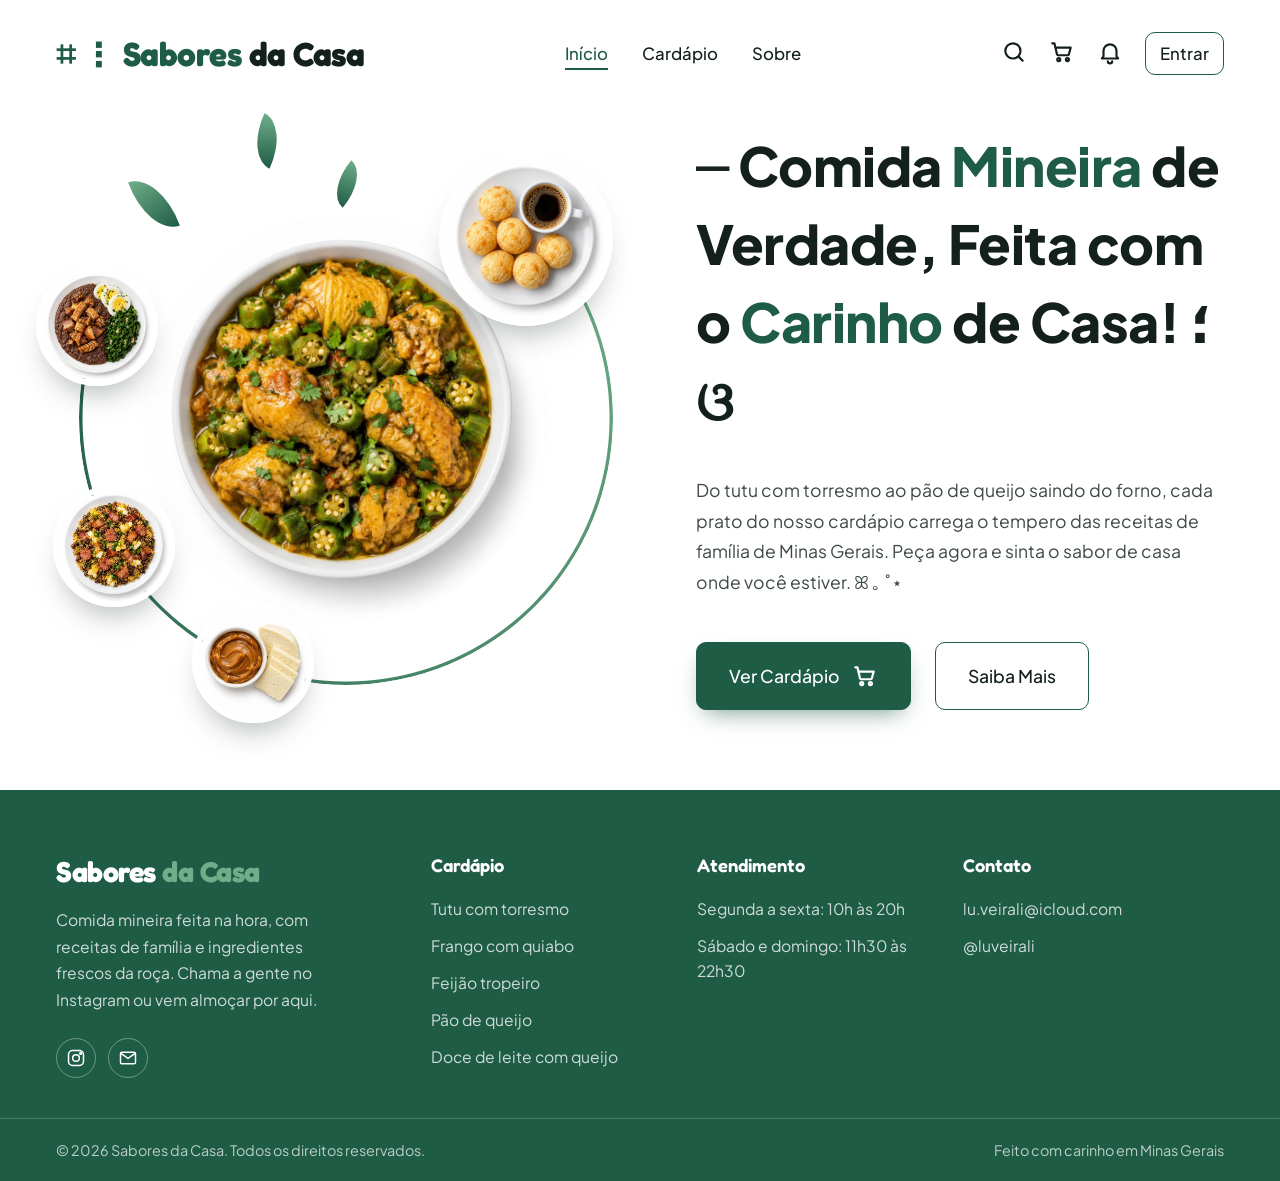
<file: index.html>
<!DOCTYPE html>
<html lang="pt-BR">
<head>
  <meta charset="UTF-8" />
  <meta name="viewport" content="width=device-width, initial-scale=1.0" />
  <title>Sabores da Casa </title>
  <meta name="description" content="Comida mineira de verdade, feita com o carinho de casa. Veja o cardápio do Sabores da Casa e faça seu pedido." />

  <!-- Fontes -->
  <link rel="preconnect" href="https://fonts.googleapis.com" />
  <link rel="preconnect" href="https://fonts.gstatic.com" crossorigin />
  <link href="https://fonts.googleapis.com/css2?family=Fredoka:wght@600;700&family=Plus+Jakarta+Sans:wght@400;500;700;800&display=swap" rel="stylesheet" />

  <!-- Estilos -->
  <link rel="icon" type="image/x-icon" href="images/logo.png">
  <link rel="stylesheet" href="style.css" />
</head>
<body>

  <!-- ================= CABEÇALHO ================= -->
  <header class="cabecalho">
    <a href="#" class="logo">⌗ ⋮ Sabores<span> da Casa</span></a>

    <!-- Menu mobile (funciona só com CSS) -->
    <input type="checkbox" id="menu-toggle" class="menu-toggle" />
    <label for="menu-toggle" class="menu-botao" aria-label="Abrir menu">
      <span></span><span></span><span></span>
    </label>

    <nav class="menu">
      <a href="index.html" class="ativo">Início</a>
      <a href="cardapio.html">Cardápio</a>
      <a href="sobre.html">Sobre</a>
    </nav>

    <div class="acoes">
      <a href="index.html" class="icone" aria-label="Buscar">
        <svg viewBox="0 0 24 24"><circle cx="11" cy="11" r="7"/><path d="m20 20-3.5-3.5"/></svg>
      </a>
      <a href="cardapio.html" class="icone" aria-label="Carrinho">
        <svg viewBox="0 0 24 24"><path d="M3 4h2l2.4 10.2a1 1 0 0 0 1 .8h8.9a1 1 0 0 0 1-.8L20 8H6.2"/><circle cx="9" cy="19" r="1.4"/><circle cx="17" cy="19" r="1.4"/></svg>
      </a>
      <a href="#" class="icone" aria-label="Notificações">
        <svg viewBox="0 0 24 24"><path d="M6 16V11a6 6 0 1 1 12 0v5l1.5 2h-15Z"/><path d="M10 20.5a2 2 0 0 0 4 0"/></svg>
      </a>
      <a href="#" class="botao botao-contorno botao-pequeno">Entrar</a>
    </div>
  </header>

  <!-- ================= DESTAQUE (HERO) ================= -->
  <main class="hero">

    <!-- Lado esquerdo: pratos -->
    <div class="hero-visual">
      <!-- Folhinhas decorativas -->
      <span class="folha folha-1"></span>
      <span class="folha folha-2"></span>
      <span class="folha folha-3"></span>

      <!-- Arco verde -->
      <div class="arco"></div>

      <!-- Prato principal -->
      <img class="prato-principal" src="images/frango-com-quiabo.jpg" alt="Frango com quiabo servido em tigela branca" />

      <!-- Pratos menores em volta -->
      <img class="prato prato-destaque" src="images/pao-de-queijo.jpg" alt="Pão de queijo com cafezinho" />
      <img class="prato prato-1" src="images/tutu.jpg" alt="Tutu de feijão com torresmo e couve" />
      <img class="prato prato-2" src="images/tropeiro.jpg" alt="Feijão tropeiro mineiro" />
      <img class="prato prato-3" src="images/doce-de-leite.jpg" alt="Doce de leite com queijo minas" />
    </div>

    <!-- Lado direito: texto -->
    <div class="hero-texto">
      <h1>
        ─ Comida <span class="destaque">Mineira</span> de Verdade,
        Feita com o <span class="destaque">Carinho</span> de Casa! ؛ ଓ 
      </h1>

      <p>
        Do tutu com torresmo ao pão de queijo saindo do forno, cada prato do
        nosso cardápio carrega o tempero das receitas de família de Minas
        Gerais. Peça agora e sinta o sabor de casa onde você estiver. ꕤ ｡  ˚⋆ 
      </p>

      <div class="hero-botoes">
        <a href="#" class="botao botao-cheio">
          Ver Cardápio
          <svg viewBox="0 0 24 24"><path d="M3 4h2l2.4 10.2a1 1 0 0 0 1 .8h8.9a1 1 0 0 0 1-.8L20 8H6.2"/><circle cx="9" cy="19" r="1.4"/><circle cx="17" cy="19" r="1.4"/></svg>
        </a>
        <a href="#" class="botao botao-contorno">Saiba Mais</a>
      </div>
    </div>

  </main>
  <!-- ================= RODAPÉ ================= -->
  <footer class="rodape">
    <div class="rodape-conteudo">

      <!-- Marca + redes sociais -->
      <div class="rodape-marca">
        <a href="#" class="logo">Sabores<span> da Casa</span></a>
        <p>
          Comida mineira feita na hora, com receitas de família e ingredientes
          frescos da roça. Chama a gente no Instagram ou vem almoçar por aqui.
        </p>

        <div class="rodape-redes">
          <a href="https://instagram.com/luveirali" target="_blank" rel="noopener" aria-label="Instagram @luveirali">
            <svg viewBox="0 0 24 24"><rect x="3" y="3" width="18" height="18" rx="5"/><circle cx="12" cy="12" r="4"/><circle cx="17.5" cy="6.5" r="1"/></svg>
          </a>
          <a href="mailto:lu.veirali@icloud.com" aria-label="Enviar e-mail">
            <svg viewBox="0 0 24 24"><rect x="3" y="5" width="18" height="14" rx="2"/><path d="m3.5 6.5 8.5 6 8.5-6"/></svg>
          </a>
        </div>
      </div>

      <!-- Links do cardápio -->
      <div>
        <h3>Cardápio</h3>
        <ul>
          <li><a href="#">Tutu com torresmo</a></li>
          <li><a href="#">Frango com quiabo</a></li>
          <li><a href="#">Feijão tropeiro</a></li>
          <li><a href="#">Pão de queijo</a></li>
          <li><a href="#">Doce de leite com queijo</a></li>
        </ul>
      </div>

      <!-- Horário de atendimento -->
      <div>
        <h3>Atendimento</h3>
        <ul>
          <li>Segunda a sexta: 10h às 20h</li>
          <li>Sábado e domingo: 11h30 às 22h30</li>
        </ul>
      </div>

      <!-- Contato -->
      <div>
        <h3>Contato</h3>
        <ul>
          <li><a href="mailto:lu.veirali@icloud.com">lu.veirali@icloud.com</a></li>
          <li><a href="https://instagram.com/luveirali" target="_blank" rel="noopener">@luveirali</a></li>
        </ul>
      </div>

    </div>

    <div class="rodape-base">
      <div>
        <span>© 2026 Sabores da Casa. Todos os direitos reservados.</span>
        <span>Feito com carinho em Minas Gerais</span>
      </div>
    </div>
  </footer>

</body>
</html>
</file>
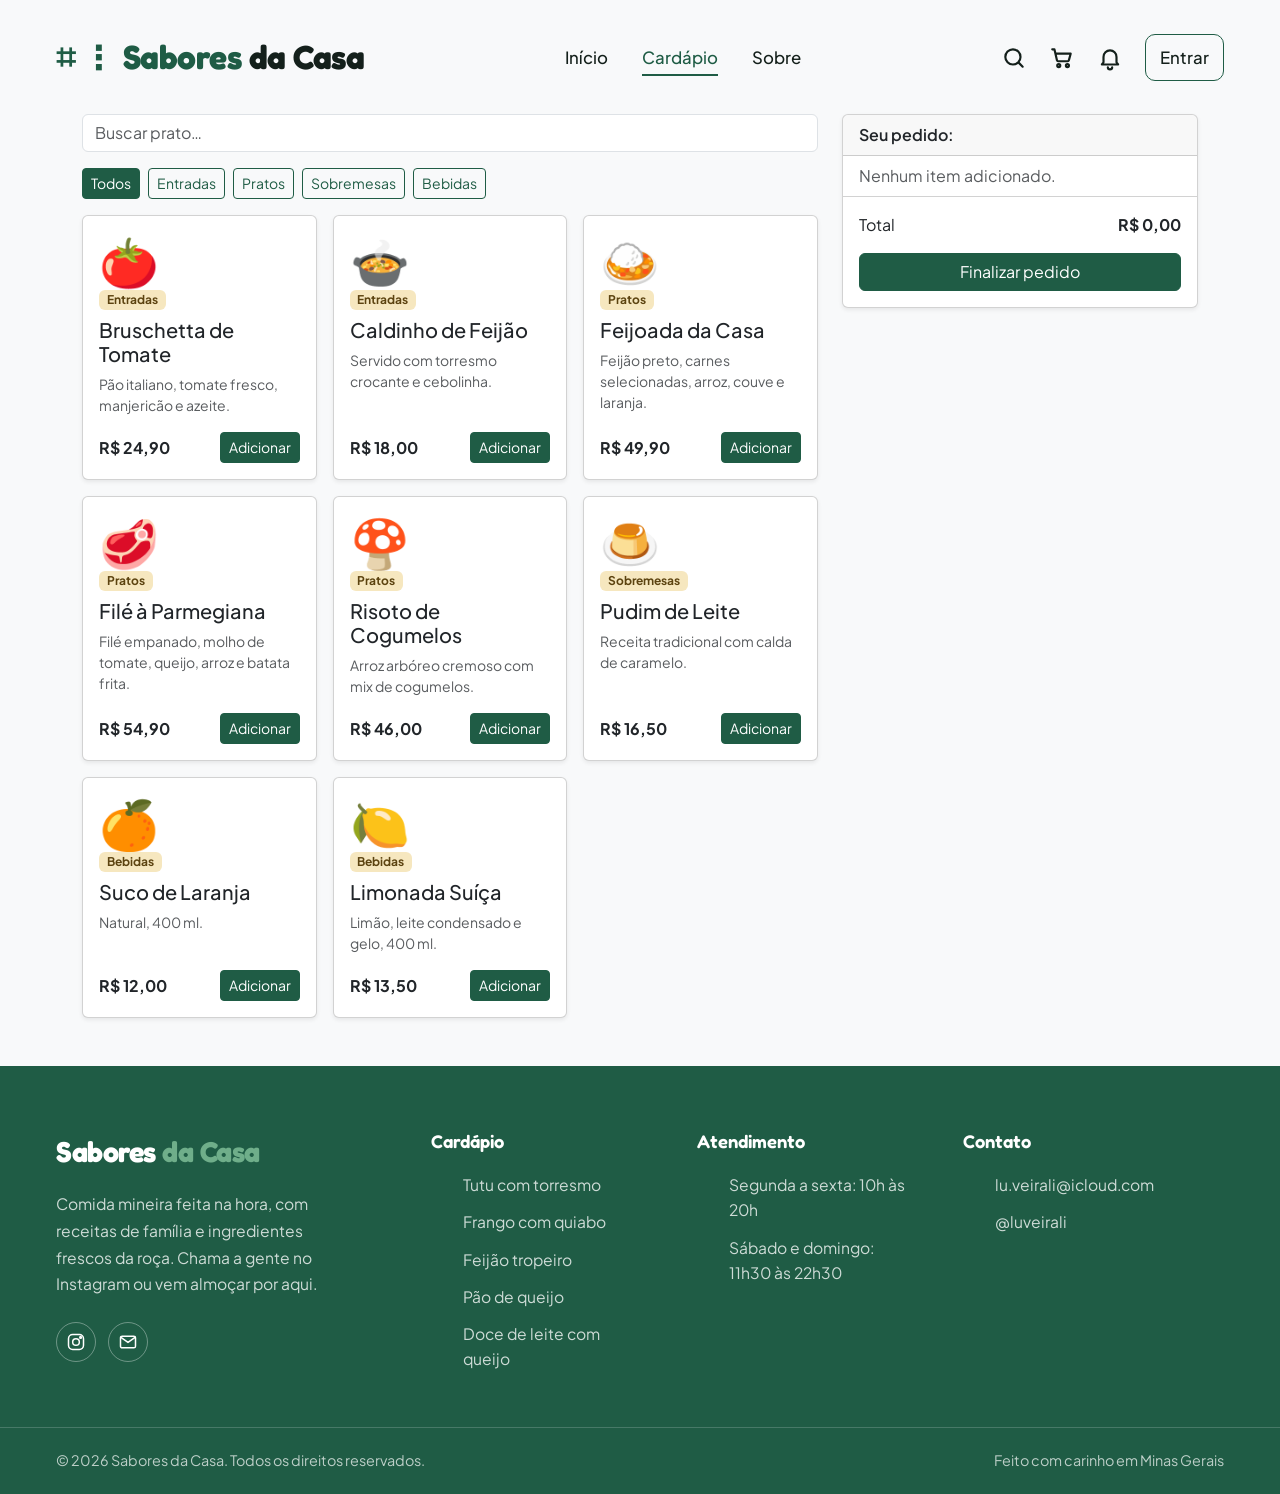
<file: cardapio.html>
<!DOCTYPE html>
<html lang="pt-BR">
<head>
  <meta charset="UTF-8">
  <meta name="viewport" content="width=device-width, initial-scale=1">
  <title>Sabores da Casa | Cardápio Digital</title>
  <link rel="preconnect" href="https://fonts.googleapis.com" />
  <link rel="preconnect" href="https://fonts.gstatic.com" crossorigin />
  <link href="https://fonts.googleapis.com/css2?family=Fredoka:wght@600;700&family=Plus+Jakarta+Sans:wght@400;500;700;800&display=swap" rel="stylesheet" />
  <link href="https://cdn.jsdelivr.net/npm/bootstrap@5.3.3/dist/css/bootstrap.min.css" rel="stylesheet">
  <link href="style.css" rel="stylesheet">
  <link rel="icon" type="image/x-icon" href="images/logo.png">
</head>
<body class="bg-body-tertiary">
<header class="cabecalho">
    <a href="#" class="logo">⌗ ⋮ Sabores<span> da Casa</span></a>

    <!-- Menu mobile (funciona só com CSS) -->
    <input type="checkbox" id="menu-toggle" class="menu-toggle" />
    <label for="menu-toggle" class="menu-botao" aria-label="Abrir menu">
      <span></span><span></span><span></span>
    </label>

    <nav class="menu">
      <a href="index.html">Início</a>
      <a href="cardapio.html"class="ativo" >Cardápio</a>
      <a href="sobre.html">Sobre</a>
    </nav>

    <div class="acoes">
      <a href="index.html" class="icone" aria-label="Buscar">
        <svg viewBox="0 0 24 24"><circle cx="11" cy="11" r="7"/><path d="m20 20-3.5-3.5"/></svg>
      </a>
      <a href="cardapio.html" class="icone" aria-label="Carrinho">
        <svg viewBox="0 0 24 24"><path d="M3 4h2l2.4 10.2a1 1 0 0 0 1 .8h8.9a1 1 0 0 0 1-.8L20 8H6.2"/><circle cx="9" cy="19" r="1.4"/><circle cx="17" cy="19" r="1.4"/></svg>
      </a>
      <a href="#" class="icone" aria-label="Notificações">
        <svg viewBox="0 0 24 24"><path d="M6 16V11a6 6 0 1 1 12 0v5l1.5 2h-15Z"/><path d="M10 20.5a2 2 0 0 0 4 0"/></svg>
      </a>
      <a href="#" class="botao botao-contorno botao-pequeno">Entrar</a>
    </div>
  </header>

  
  <main class="container pb-5">
  
    <div id="mensagem" aria-live="polite"></div>
    <div class="row g-4">
      <section class="col-lg-8">
        <input id="busca" type="search" class="form-control mb-3" placeholder="Buscar prato…" aria-label="Buscar prato">
        <div id="filtros" class="d-flex flex-wrap gap-2 mb-3"></div>
        <div id="lista" class="row g-3"></div>
      </section>
      <aside class="col-lg-4">
        <div class="card shadow-sm sticky-lg-top" style="top:1rem">
          <div class="card-header fw-semibold">Seu pedido: </div>
          <ul id="pedido" class="list-group list-group-flush"></ul>
          <div class="card-body">
            <div class="d-flex justify-content-between mb-3"><span>Total</span><strong id="total">R$ 0,00</strong></div>
            <button id="btn-finalizar" class="btn btn-primary w-100">Finalizar pedido</button>
          </div>
        </div>
      </aside>
    </div>
  </main>

    <footer class="rodape">
    <div class="rodape-conteudo">

      <!-- Marca + redes sociais -->
      <div class="rodape-marca">
        <a href="#" class="logo">Sabores<span> da Casa</span></a>
        <p>
          Comida mineira feita na hora, com receitas de família e ingredientes
          frescos da roça. Chama a gente no Instagram ou vem almoçar por aqui.
        </p>

        <div class="rodape-redes">
          <a href="https://instagram.com/luveirali" target="_blank" rel="noopener" aria-label="Instagram @luveirali">
            <svg viewBox="0 0 24 24"><rect x="3" y="3" width="18" height="18" rx="5"/><circle cx="12" cy="12" r="4"/><circle cx="17.5" cy="6.5" r="1"/></svg>
          </a>
          <a href="mailto:lu.veirali@icloud.com" aria-label="Enviar e-mail">
            <svg viewBox="0 0 24 24"><rect x="3" y="5" width="18" height="14" rx="2"/><path d="m3.5 6.5 8.5 6 8.5-6"/></svg>
          </a>
        </div>
      </div>

      <!-- Links do cardápio -->
      <div>
        <h3>Cardápio</h3>
        <ul>
          <li><a href="#">Tutu com torresmo</a></li>
          <li><a href="#">Frango com quiabo</a></li>
          <li><a href="#">Feijão tropeiro</a></li>
          <li><a href="#">Pão de queijo</a></li>
          <li><a href="#">Doce de leite com queijo</a></li>
        </ul>
      </div>

      <!-- Horário de atendimento -->
      <div>
        <h3>Atendimento</h3>
        <ul>
          <li>Segunda a sexta: 10h às 20h</li>
          <li>Sábado e domingo: 11h30 às 22h30</li>
        </ul>
      </div>

      <!-- Contato -->
      <div>
        <h3>Contato</h3>
        <ul>
          <li><a href="mailto:lu.veirali@icloud.com">lu.veirali@icloud.com</a></li>
          <li><a href="https://instagram.com/luveirali" target="_blank" rel="noopener">@luveirali</a></li>
        </ul>
      </div>

    </div>

    <div class="rodape-base">
      <div>
        <span>© 2026 Sabores da Casa. Todos os direitos reservados.</span>
        <span>Feito com carinho em Minas Gerais</span>
      </div>
    </div>
  </footer>

  <script src="https://cdn.jsdelivr.net/npm/bootstrap@5.3.3/dist/js/bootstrap.bundle.min.js"></script>
  <script src="js/dados.js"></script>
  <script src="js/app.js"></script>
</body>
</html>
</file>
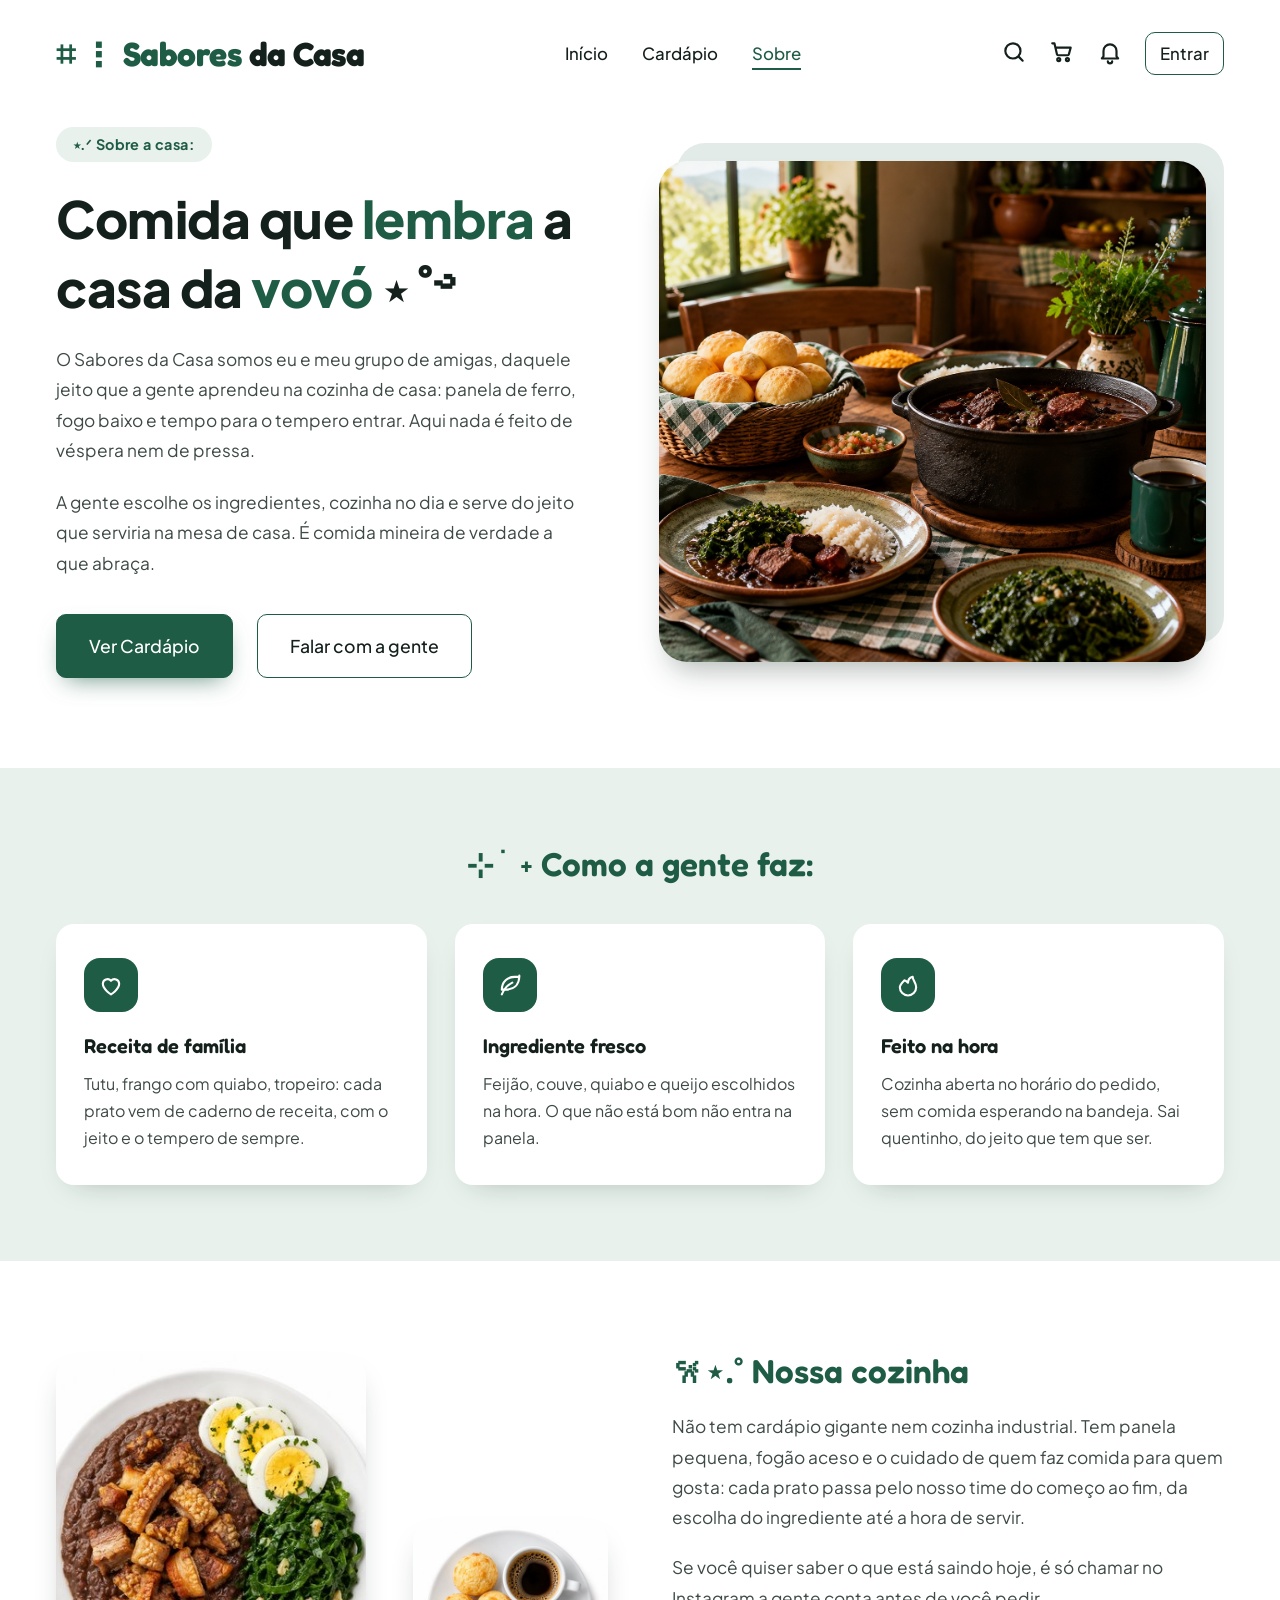
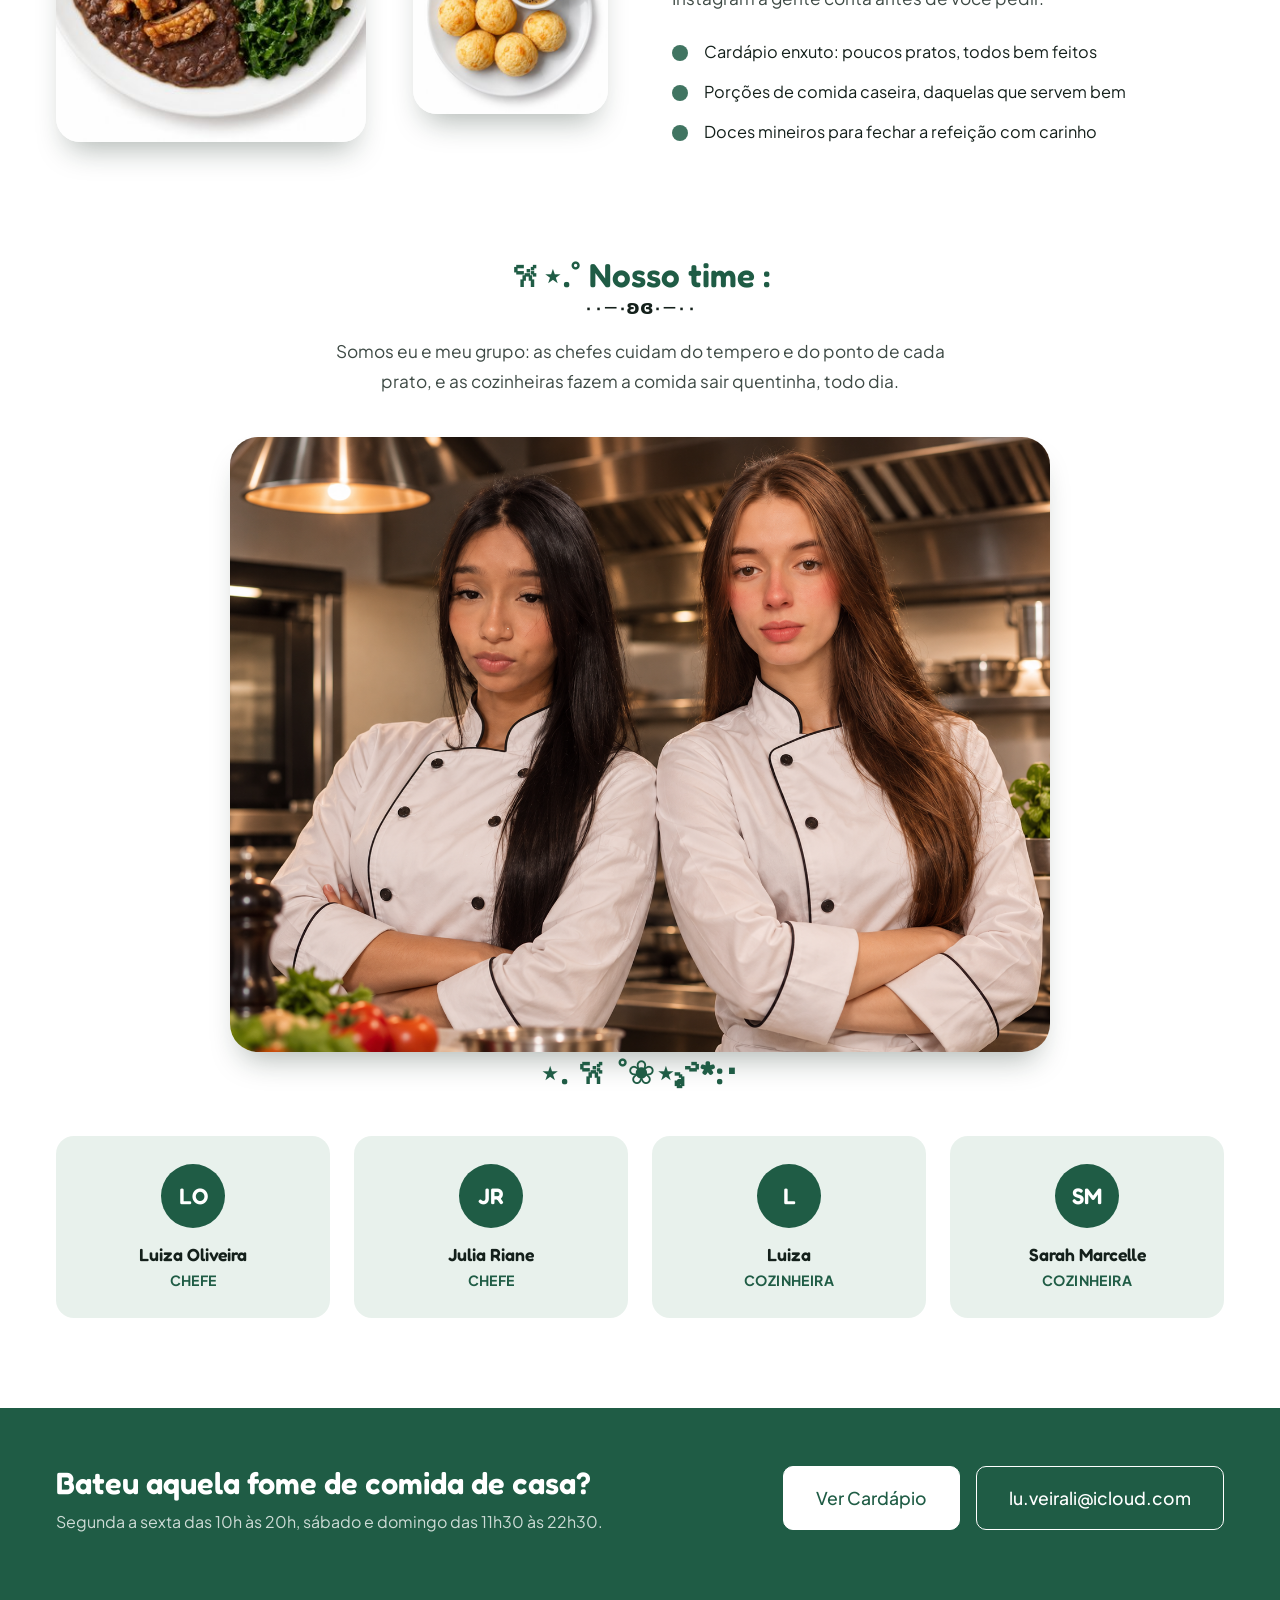
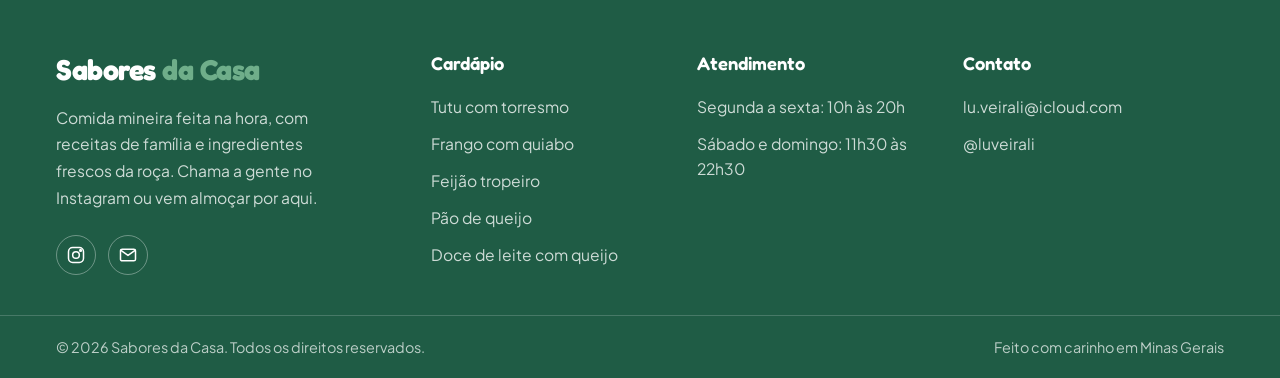
<file: sobre.html>
<!DOCTYPE html>
<html lang="pt-BR">
<head>
  <meta charset="UTF-8" />
  <meta name="viewport" content="width=device-width, initial-scale=1.0" />
  <title>Sabores da Casa | Sobre Nós </title>
  <meta name="description" content="Conheça o Sabores da Casa: comida mineira feita na hora, com receitas de família e ingredientes frescos." />

  <!-- Fontes -->
  <link rel="preconnect" href="https://fonts.googleapis.com" />
  <link rel="preconnect" href="https://fonts.gstatic.com" crossorigin />
  <link href="https://fonts.googleapis.com/css2?family=Fredoka:wght@600;700&family=Plus+Jakarta+Sans:wght@400;500;700;800&display=swap" rel="stylesheet" />

  <!-- Estilos: o mesmo visual da home + os ajustes desta página -->
  <link rel="stylesheet" href="style.css" />
  <link rel="icon" type="image/x-icon" href="images/logo.png">
</head>
<body class="pagina-sobre">

  <!-- ================= CABEÇALHO ================= -->
 <header class="cabecalho">
    <a href="index.html" class="logo">⌗ ⋮ Sabores<span> da Casa</span></a>

    <!-- Menu mobile (funciona só com CSS) -->
    <input type="checkbox" id="menu-toggle" class="menu-toggle" />
    <label for="menu-toggle" class="menu-botao" aria-label="Abrir menu">
      <span></span><span></span><span></span>
    </label>

    <nav class="menu">
      <a href="index.html">Início</a>
      <a href="cardapio.html">Cardápio</a>
      <a href="sobre.html"class="ativo" >Sobre</a>
    </nav>

    <div class="acoes">
      <a href="index.html" class="icone" aria-label="Buscar">
        <svg viewBox="0 0 24 24"><circle cx="11" cy="11" r="7"/><path d="m20 20-3.5-3.5"/></svg>
      </a>
      <a href="cardapio.html" class="icone" aria-label="Carrinho">
        <svg viewBox="0 0 24 24"><path d="M3 4h2l2.4 10.2a1 1 0 0 0 1 .8h8.9a1 1 0 0 0 1-.8L20 8H6.2"/><circle cx="9" cy="19" r="1.4"/><circle cx="17" cy="19" r="1.4"/></svg>
      </a>
      <a href="#" class="icone" aria-label="Notificações">
        <svg viewBox="0 0 24 24"><path d="M6 16V11a6 6 0 1 1 12 0v5l1.5 2h-15Z"/><path d="M10 20.5a2 2 0 0 0 4 0"/></svg>
      </a>
      <a href="#" class="botao botao-contorno botao-pequeno">Entrar</a>
    </div>
  </header>

  <!-- ================= APRESENTAÇÃO ================= -->
  <main>
    <section class="sobre-hero">
      <div class="sobre-hero-texto">
        <span class="selo">⭑.ᐟ Sobre a casa:</span>
        <h1>Comida que <span class="destaque">lembra</span> a casa da <span class="destaque">vovó</span> ⋆˚࿔</h1>
        <p>
          O Sabores da Casa somos eu e meu grupo de amigas, daquele jeito que a gente
          aprendeu na cozinha de casa: panela de ferro, fogo baixo e tempo para
          o tempero entrar. Aqui nada é feito de véspera nem de pressa.
        </p>
        <p>
          A gente escolhe os ingredientes, cozinha no dia e serve do jeito que
          serviria na mesa de casa. É comida mineira de verdade a que
          abraça.
        </p>
        <div class="hero-botoes">
          <a href="cardapio.html" class="botao botao-cheio">Ver Cardápio</a>
          <a href="https://instagram.com/luveirali" target="_blank" rel="noopener" class="botao botao-contorno">
            Falar com a gente
          </a>
        </div>
      </div>

      <div class="sobre-hero-foto">
        <img src="images/mesa.jpg" alt="Mesa rústica com panela de ferro, arroz, couve, farofa e pão de queijo" />
      </div>
    </section>

    <!-- ================= COMO A GENTE FAZ ================= -->
    <section class="valores">
      <h2>⊹ ࣪ ˖ Como a gente faz: </h2>
      <div class="valores-grade">

        <article class="valor">
          <span class="valor-icone">
            <svg viewBox="0 0 24 24"><path d="M12 20s-7-4.3-7-9a4 4 0 0 1 7-2.6A4 4 0 0 1 19 11c0 4.7-7 9-7 9Z"/></svg>
          </span>
          <h3>Receita de família</h3>
          <p>
            Tutu, frango com quiabo, tropeiro: cada prato vem de caderno de
            receita, com o jeito e o tempero de sempre.
          </p>
        </article>

        <article class="valor">
          <span class="valor-icone">
            <svg viewBox="0 0 24 24"><path d="M20 4c0 8-5 12-12 12H5c0-7 5-11 11-11h4Z"/><path d="M5 20c2-5 5-8 9-10"/></svg>
          </span>
          <h3>Ingrediente fresco</h3>
          <p>
            Feijão, couve, quiabo e queijo escolhidos na hora. O que não está
            bom não entra na panela.
          </p>
        </article>

        <article class="valor">
          <span class="valor-icone">
            <svg viewBox="0 0 24 24"><path d="M12 21a7 7 0 0 0 7-7c0-4-3-6-3-9-3 1-4 3-4 5-1-1-2-2-3-2-2 2-4 4-4 6a7 7 0 0 0 7 7Z"/></svg>
          </span>
          <h3>Feito na hora</h3>
          <p>
            Cozinha aberta no horário do pedido, sem comida esperando na
            bandeja. Sai quentinho, do jeito que tem que ser.
          </p>
        </article>

      </div>
    </section>

    <!-- ================= NOSSA COZINHA ================= -->
    <section class="cozinha">
      <div class="cozinha-foto">
        <img src="images/tutu.jpg" alt="Tutu de feijão com torresmo e couve" />
        <img src="images/pao-de-queijo.jpg" alt="Pão de queijo quentinho" />
      </div>
      <div class="cozinha-texto">
        <h2>𐙚⋆.˚ Nossa cozinha</h2>
        <p>
          Não tem cardápio gigante nem cozinha industrial. Tem panela pequena,
          fogão aceso e o cuidado de quem faz comida para quem gosta: cada
          prato passa pelo nosso time do começo ao fim, da escolha do
          ingrediente até a hora de servir.
        </p>
        <p>
          Se você quiser saber o que está saindo hoje, é só chamar no
          Instagram a gente conta antes de você pedir.
        </p>
        <ul class="cozinha-lista">
          <li>Cardápio enxuto: poucos pratos, todos bem feitos</li>
          <li>Porções de comida caseira, daquelas que servem bem</li>
          <li>Doces mineiros para fechar a refeição com carinho</li>
        </ul>
      </div>
    </section>

    <!-- ================= NOSSO TIME ================= -->
    <section class="time">
      <h2>𐙚⋆.˚ Nosso time :</h2>
     <h3> · · ─ ·ʚɞ· ─ · ·</h3>
      <p class="time-apresentacao">
        Somos eu e meu grupo: as chefes cuidam do tempero e do ponto de cada
        prato, e as cozinheiras fazem a comida sair quentinha, todo dia.
      </p>

      <!-- Foto do time -->
      <div class="time-foto">
        <img src="images/time.png" alt="As chefes Luiza Oliveira e Julia Riane de uniforme branco na cozinha" />
      </div>
      
    <h2>⋆. 𐙚 ˚❀⋆.ೃ࿔*:･</h2>
      <div class="time-grade">
        <article class="pessoa">
          <span class="pessoa-iniciais">LO</span>
          <h3>Luiza Oliveira</h3>
          <span class="pessoa-papel">Chefe</span>
        </article>
        <article class="pessoa">
          <span class="pessoa-iniciais">JR</span>
          <h3>Julia Riane</h3>
          <span class="pessoa-papel">Chefe</span>
        </article>
        <article class="pessoa">
          <span class="pessoa-iniciais">L</span>
          <h3>Luiza</h3>
          <span class="pessoa-papel">Cozinheira</span>
        </article>
        <article class="pessoa">
          <span class="pessoa-iniciais">SM</span>
          <h3>Sarah Marcelle</h3>
          <span class="pessoa-papel">Cozinheira</span>
        </article>
      </div>
    </section>

    <!-- ================= CHAMADA ================= -->
    <section class="chamada">
      <div>
        <h2>Bateu aquela fome de comida de casa?</h2>
        <p>Segunda a sexta das 10h às 20h, sábado e domingo das 11h30 às 22h30.</p>
      </div>
      <div class="chamada-botoes">
        <a href="#" class="botao botao-cheio botao-invertido">Ver Cardápio</a>
        <a href="mailto:lu.veirali@icloud.com" class="botao botao-contorno botao-invertido">lu.veirali@icloud.com</a>
      </div>
    </section>
  </main>

  <!-- ================= RODAPÉ ================= -->
  <footer class="rodape">
    <div class="rodape-conteudo">

      <!-- Marca + redes sociais -->
      <div class="rodape-marca">
        <a href="index.html" class="logo">Sabores<span> da Casa</span></a>
        <p>
          Comida mineira feita na hora, com receitas de família e ingredientes
          frescos da roça. Chama a gente no Instagram ou vem almoçar por aqui.
        </p>

        <div class="rodape-redes">
          <a href="https://instagram.com/luveirali" target="_blank" rel="noopener" aria-label="Instagram @luveirali">
            <svg viewBox="0 0 24 24"><rect x="3" y="3" width="18" height="18" rx="5"/><circle cx="12" cy="12" r="4"/><circle cx="17.5" cy="6.5" r="1"/></svg>
          </a>
          <a href="mailto:lu.veirali@icloud.com" aria-label="Enviar e-mail">
            <svg viewBox="0 0 24 24"><rect x="3" y="5" width="18" height="14" rx="2"/><path d="m3.5 6.5 8.5 6 8.5-6"/></svg>
          </a>
        </div>
      </div>

      <!-- Links do cardápio -->
      <div>
        <h3>Cardápio</h3>
        <ul>
          <li><a href="#">Tutu com torresmo</a></li>
          <li><a href="#">Frango com quiabo</a></li>
          <li><a href="#">Feijão tropeiro</a></li>
          <li><a href="#">Pão de queijo</a></li>
          <li><a href="#">Doce de leite com queijo</a></li>
        </ul>
      </div>

      <!-- Horário de atendimento -->
      <div>
        <h3>Atendimento</h3>
        <ul>
          <li>Segunda a sexta: 10h às 20h</li>
          <li>Sábado e domingo: 11h30 às 22h30</li>
        </ul>
      </div>

      <!-- Contato -->
      <div>
        <h3>Contato</h3>
        <ul>
          <li><a href="mailto:lu.veirali@icloud.com">lu.veirali@icloud.com</a></li>
          <li><a href="https://instagram.com/luveirali" target="_blank" rel="noopener">@luveirali</a></li>
        </ul>
      </div>

    </div>

    <div class="rodape-base">
      <div>
        <span>© 2026 Sabores da Casa. Todos os direitos reservados.</span>
        <span>Feito com carinho em Minas Gerais</span>
      </div>
    </div>
  </footer>

</body>
</html>
</file>
<file: style.css>
/* Personalização mínima: troca a cor primária do Bootstrap (verde da marca). */
.brand { font-family: Georgia, serif; }
.btn-primary {
  --bs-btn-bg: #1f5c45; --bs-btn-border-color: #1f5c45;
  --bs-btn-hover-bg: #17463a; --bs-btn-hover-border-color: #17463a;
  --bs-btn-active-bg: #17463a; --bs-btn-active-border-color: #17463a;
}
.btn-outline-primary {
  --bs-btn-color: #1f5c45; --bs-btn-border-color: #1f5c45;
  --bs-btn-hover-bg: #1f5c45; --bs-btn-hover-border-color: #1f5c45;
  --bs-btn-active-bg: #1f5c45; --bs-btn-active-border-color: #1f5c45;
}
.bg-primary { background-color: #1f5c45 !important; }
.badge-cat { background: #f6e7bf; color: #5c4310; }

/* =========================================================
   SABORES DA CASA — Página inicial do cardápio
   ========================================================= */

/* ---------- Cores e medidas (troque aqui para mudar o site todo) ---------- */
:root {
  --verde: #1f5c45;          /* cor principal */
  --verde-escuro: #154030;   /* botão ao passar o mouse */
  --verde-claro: #6fae8a;    /* início do arco e das folhas */
  --verde-suave: #e8f1ec;    /* fundos leves */
  --texto: #14201b;          /* títulos */
  --texto-suave: #3e4a45;    /* parágrafos */
  --branco: #ffffff;

  --fonte-logo: "Fredoka", system-ui, sans-serif;
  --fonte-texto: "Plus Jakarta Sans", system-ui, sans-serif;

  --raio: 10px;
  --sombra-prato: 0 18px 30px -12px rgba(20, 40, 30, 0.35);
}

/* ---------- Reset básico ---------- */
* {
  margin: 0;
  padding: 0;
  box-sizing: border-box;
}

body {
  font-family: var(--fonte-texto);
  color: var(--texto);
  background: var(--branco);
  overflow-x: hidden;
}

a {
  text-decoration: none;
  color: inherit;
}

img {
  display: block;
  max-width: 100%;
}

/* =========================================================
   CABEÇALHO
   ========================================================= */
.cabecalho {
  max-width: 1280px;
  margin: 0 auto;
  padding: 32px 56px;
  display: flex;
  align-items: center;
  justify-content: space-between;
  gap: 24px;
}

.logo {
  font-family: var(--fonte-logo);
  font-size: 2.1rem;
  font-weight: 700;
  color: var(--verde);
  letter-spacing: -0.5px;
}

.logo span {
  color: var(--texto);
}

.menu {
  display: flex;
  gap: 34px;
}

.menu a {
  font-size: 1.05rem;
  font-weight: 500;
  position: relative;
  transition: color 0.2s;
}

.menu a::after {
  content: "";
  position: absolute;
  left: 0;
  bottom: -6px;
  width: 0;
  height: 2px;
  background: var(--verde);
  transition: width 0.25s;
}

.menu a:hover,
.menu a.ativo {
  color: var(--verde);
}

.menu a:hover::after,
.menu a.ativo::after {
  width: 100%;
}

.acoes {
  display: flex;
  align-items: center;
  gap: 22px;
}

.icone svg {
  width: 26px;
  height: 26px;
  fill: none;
  stroke: var(--texto);
  stroke-width: 2;
  stroke-linecap: round;
  stroke-linejoin: round;
  transition: stroke 0.2s;
}

.icone:hover svg {
  stroke: var(--verde);
}

/* Menu mobile: escondido no computador */
.menu-toggle,
.menu-botao {
  display: none;
}

/* =========================================================
   BOTÕES
   ========================================================= */
.botao {
  display: inline-flex;
  align-items: center;
  gap: 12px;
  padding: 20px 32px;
  border-radius: var(--raio);
  font-size: 1.1rem;
  font-weight: 500;
  border: 1.5px solid var(--verde);
  transition: background 0.2s, color 0.2s, transform 0.2s;
}

.botao:hover {
  transform: translateY(-2px);
}

.botao svg {
  width: 26px;
  height: 26px;
  fill: none;
  stroke: currentColor;
  stroke-width: 2;
  stroke-linecap: round;
  stroke-linejoin: round;
}

.botao-cheio {
  background: var(--verde);
  color: var(--branco);
  box-shadow: 0 10px 24px -10px rgba(31, 92, 69, 0.7);
}

.botao-cheio:hover {
  background: var(--verde-escuro);
}

.botao-contorno {
  background: transparent;
  color: var(--texto);
}

.botao-contorno:hover {
  background: var(--verde);
  color: var(--branco);
}

.botao-pequeno {
  padding: 10px 14px;
  font-size: 1.05rem;
}

/* =========================================================
   DESTAQUE (HERO)
   ========================================================= */
.hero {
  max-width: 1280px;
  margin: 0 auto;
  padding: 20px 56px 80px;
  display: grid;
  grid-template-columns: 1.1fr 1fr;
  align-items: center;
  gap: 60px;
}

/* ---------- Lado das imagens ---------- */
.hero-visual {
  position: relative;
  width: 100%;
  max-width: 600px;
  aspect-ratio: 1 / 1;
}

/* Arco: anel verde com um pedaço aberto em cima à esquerda */
.arco {
  position: absolute;
  inset: 4%;
  border-radius: 50%;
  background: conic-gradient(
    from 45deg,
    var(--verde-claro) 0deg,
    var(--verde) 245deg,
    transparent 245deg
  );
  /* deixa só a borda do círculo visível */
  -webkit-mask: radial-gradient(farthest-side, transparent calc(100% - 4px), #000 calc(100% - 3px));
          mask: radial-gradient(farthest-side, transparent calc(100% - 4px), #000 calc(100% - 3px));
}

.prato-principal {
  position: absolute;
  width: 70%;
  top: 50%;
  left: 50%;
  transform: translate(-50%, -50%);
  border-radius: 50%;
  animation: girar 60s linear infinite;
}

/* Pratos pequenos: posicionados em cima do arco */
.prato {
  position: absolute;
  width: 21%;
  aspect-ratio: 1 / 1;
  object-fit: cover;
  border-radius: 50%;
  border: 6px solid var(--branco);
  box-shadow: var(--sombra-prato);
  transform: translate(-50%, -50%);
  transition: transform 0.3s;
}

.prato:hover {
  transform: translate(-50%, -50%) scale(1.08);
}

.prato-destaque { width: 30%; left: 81%; top: 19%; }
.prato-1        { left: 7%;  top: 34%; }
.prato-2        { left: 10%; top: 72%; }
.prato-3        { left: 34%; top: 92%; }

/* Folhinhas flutuando */
.folha {
  position: absolute;
  width: 34px;
  height: 58px;
  border-radius: 0 100% 0 100%;
  background: linear-gradient(160deg, var(--verde-claro), var(--verde));
  animation: flutuar 4s ease-in-out infinite;
}

.folha-1 { left: 14%; top: 8%;  transform: rotate(-20deg); }
.folha-2 { left: 34%; top: -2%; transform: rotate(25deg);  animation-delay: 0.8s; width: 28px; height: 48px; }
.folha-3 { left: 48%; top: 6%;  transform: rotate(40deg);  animation-delay: 1.6s; width: 24px; height: 42px; }

/* ---------- Lado do texto ---------- */
.hero-texto h1 {
  font-size: clamp(2.2rem, 4.2vw, 3.6rem);
  font-weight: 800;
  line-height: 1.45;
  letter-spacing: -0.5px;
}

.destaque {
  color: var(--verde);
}

.hero-texto p {
  margin-top: 36px;
  max-width: 560px;
  font-size: 1.1rem;
  line-height: 1.75;
  color: var(--texto-suave);
}

.hero-botoes {
  margin-top: 44px;
  display: flex;
  flex-wrap: wrap;
  gap: 24px;
}

/* =========================================================
   RODAPÉ
   ========================================================= */
.rodape {
  background: var(--verde);
  color: var(--branco);
}

.rodape-conteudo {
  max-width: 1280px;
  margin: 0 auto;
  padding: 64px 56px 40px;
  display: grid;
  grid-template-columns: 1.5fr 1fr 1fr 1.2fr;
  gap: 48px;
}

/* ---------- Marca e redes sociais ---------- */
.rodape-marca .logo {
  color: var(--branco);
  font-size: 1.8rem;
}

.rodape-marca .logo span {
  color: var(--verde-claro);
}

.rodape-marca p {
  margin-top: 18px;
  max-width: 300px;
  font-size: 0.98rem;
  line-height: 1.7;
  color: rgba(255, 255, 255, 0.78);
}

.rodape-redes {
  margin-top: 24px;
  display: flex;
  gap: 12px;
}

.rodape-redes a {
  width: 40px;
  height: 40px;
  border-radius: 50%;
  border: 1.5px solid rgba(255, 255, 255, 0.35);
  display: inline-flex;
  align-items: center;
  justify-content: center;
  transition: background 0.2s, border-color 0.2s, transform 0.2s;
}

.rodape-redes a:hover {
  background: var(--branco);
  border-color: var(--branco);
  transform: translateY(-3px);
}

.rodape-redes svg {
  width: 20px;
  height: 20px;
  fill: none;
  stroke: var(--branco);
  stroke-width: 1.8;
  stroke-linecap: round;
  stroke-linejoin: round;
  transition: stroke 0.2s;
}

.rodape-redes a:hover svg {
  stroke: var(--verde);
}

/* ---------- Colunas de links ---------- */
.rodape h3 {
  font-family: var(--fonte-logo);
  font-size: 1.15rem;
  font-weight: 600;
  margin-bottom: 20px;
}

.rodape ul {
  list-style: none;
  display: flex;
  flex-direction: column;
  gap: 12px;
}

.rodape ul a,
.rodape ul li {
  font-size: 0.98rem;
  line-height: 1.6;
  color: rgba(255, 255, 255, 0.78);
  transition: color 0.2s;
}

.rodape ul a:hover {
  color: var(--branco);
}

/* ---------- Linha de baixo ---------- */
.rodape-base {
  border-top: 1px solid rgba(255, 255, 255, 0.18);
}

.rodape-base > div {
  max-width: 1280px;
  margin: 0 auto;
  padding: 22px 56px;
  display: flex;
  flex-wrap: wrap;
  justify-content: space-between;
  gap: 10px;
  font-size: 0.9rem;
  color: rgba(255, 255, 255, 0.7);
}

/* =========================================================
   ANIMAÇÕES
   ========================================================= */
@keyframes girar {
  from { transform: translate(-50%, -50%) rotate(0deg); }
  to   { transform: translate(-50%, -50%) rotate(360deg); }
}

@keyframes flutuar {
  0%, 100% { translate: 0 0; }
  50%      { translate: 0 -10px; }
}

/* =========================================================
   RESPONSIVO
   ========================================================= */

/* Tablets */
@media (max-width: 1024px) {
  .menu { gap: 22px; }
  .acoes { gap: 16px; }

  .hero {
    grid-template-columns: 1fr;
    text-align: center;
    gap: 40px;
  }

  .hero-visual { margin: 0 auto; max-width: 520px; }
  .hero-texto p { margin-left: auto; margin-right: auto; }
  .hero-botoes { justify-content: center; }

  .rodape-conteudo {
    grid-template-columns: 1fr 1fr;
    gap: 36px;
    padding: 56px 40px 32px;
  }
}

/* Celulares */
@media (max-width: 768px) {
  .cabecalho {
    padding: 20px 22px;
    flex-wrap: wrap;
    position: relative;
  }

  .logo { font-size: 1.45rem; }
  .cabecalho { gap: 14px; }

  /* botão hambúrguer */
  .menu-botao {
    display: flex;
    flex-direction: column;
    gap: 5px;
    cursor: pointer;
    order: 3;
  }

  .menu-botao span {
    width: 26px;
    height: 2.5px;
    background: var(--texto);
    border-radius: 2px;
  }

  .acoes { margin-left: auto; gap: 14px; }
  .acoes .icone:first-child,
  .acoes .icone:nth-child(3) { display: none; }

  .menu {
    order: 4;
    width: 100%;
    flex-direction: column;
    gap: 0;
    max-height: 0;
    overflow: hidden;
    transition: max-height 0.3s;
  }

  .menu a {
    padding: 14px 4px;
    border-bottom: 1px solid var(--verde-suave);
  }

  .menu a::after { display: none; }

  .menu-toggle:checked ~ .menu { max-height: 320px; }

  .hero { padding: 10px 22px 60px; }
  .hero-texto h1 { line-height: 1.3; }
  .hero-texto p { font-size: 1rem; margin-top: 24px; }
  .hero-botoes { margin-top: 32px; gap: 14px; }
  .botao { padding: 16px 24px; font-size: 1rem; }
  .prato { border-width: 4px; }
  .folha { width: 22px !important; height: 38px !important; }
  .botao-pequeno { padding: 8px 12px; font-size: 0.95rem; }

  .rodape-conteudo {
    grid-template-columns: 1fr;
    gap: 30px;
    padding: 44px 22px 28px;
  }

  .rodape-marca p { max-width: none; }

  .rodape-base > div {
    padding: 18px 22px;
    justify-content: center;
    text-align: center;
  }
}

/* =========================================================
   SABORES DA CASA — Página "Sobre"
   Usa as cores e o cabeçalho/rodapé do style.css
   ========================================================= */

.pagina-sobre {
  background: var(--branco);
}

/* ---------- Apresentação ---------- */
.sobre-hero {
  max-width: 1280px;
  margin: 0 auto;
  padding: 20px 56px 90px;
  display: grid;
  grid-template-columns: 1fr 1.05fr;
  align-items: center;
  gap: 64px;
}

.selo {
  display: inline-block;
  padding: 8px 18px;
  border-radius: 100px;
  background: var(--verde-suave);
  color: var(--verde);
  font-size: 0.9rem;
  font-weight: 700;
  letter-spacing: 0.4px;
}

.sobre-hero-texto h1 {
  margin-top: 22px;
  font-size: clamp(2.1rem, 4vw, 3.4rem);
  font-weight: 800;
  line-height: 1.35;
  letter-spacing: -0.5px;
}

.sobre-hero-texto p {
  margin-top: 22px;
  max-width: 520px;
  font-size: 1.08rem;
  line-height: 1.75;
  color: var(--texto-suave);
}

.sobre-hero-texto .hero-botoes {
  margin-top: 36px;
}

/* Foto com um "quadro" verde atrás */
.sobre-hero-foto {
  position: relative;
  padding: 18px 18px 0 0;
}

.sobre-hero-foto::before {
  content: "";
  position: absolute;
  inset: 0 0 18px 18px;
  border-radius: 28px;
  background: var(--verde);
  opacity: 0.12;
}

.sobre-hero-foto img {
  position: relative;
  width: 100%;
  height: 100%;
  object-fit: cover;
  border-radius: 28px;
  box-shadow: var(--sombra-prato);
}

/* ---------- Como a gente faz ---------- */
.valores {
  background: var(--verde-suave);
  padding: 76px 56px;
}

.valores h2,
.cozinha-texto h2 {
  font-family: var(--fonte-logo);
  font-size: clamp(1.7rem, 2.6vw, 2.3rem);
  font-weight: 600;
  color: var(--verde);
}

.valores h2 {
  max-width: 1280px;
  margin: 0 auto 40px;
  text-align: center;
}

.valores-grade {
  max-width: 1280px;
  margin: 0 auto;
  display: grid;
  grid-template-columns: repeat(3, 1fr);
  gap: 28px;
}

.valor {
  background: var(--branco);
  border-radius: 18px;
  padding: 34px 28px;
  box-shadow: 0 12px 28px -18px rgba(20, 40, 30, 0.35);
  transition: transform 0.25s, box-shadow 0.25s;
}

.valor:hover {
  transform: translateY(-6px);
  box-shadow: 0 20px 34px -18px rgba(20, 40, 30, 0.45);
}

.valor-icone {
  width: 54px;
  height: 54px;
  border-radius: 16px;
  background: var(--verde);
  display: inline-flex;
  align-items: center;
  justify-content: center;
}

.valor-icone svg {
  width: 28px;
  height: 28px;
  fill: none;
  stroke: var(--branco);
  stroke-width: 1.8;
  stroke-linecap: round;
  stroke-linejoin: round;
}

.valor h3 {
  margin-top: 22px;
  font-family: var(--fonte-logo);
  font-size: 1.25rem;
  font-weight: 600;
}

.valor p {
  margin-top: 12px;
  font-size: 1rem;
  line-height: 1.7;
  color: var(--texto-suave);
}

/* ---------- Nossa cozinha ---------- */
.cozinha {
  max-width: 1280px;
  margin: 0 auto;
  padding: 90px 56px;
  display: grid;
  grid-template-columns: 1fr 1fr;
  align-items: center;
  gap: 64px;
}

.cozinha-foto {
  display: grid;
  grid-template-columns: 1.4fr 1fr;
  align-items: end;
  gap: 20px;
}

.cozinha-foto img {
  border-radius: 24px;
  box-shadow: var(--sombra-prato);
  object-fit: cover;
}

.cozinha-foto img:first-child {
  aspect-ratio: 4 / 5;
  width: 100%;
}

.cozinha-foto img:last-child {
  aspect-ratio: 1 / 1;
  width: 88%;
  justify-self: end;
  margin-bottom: 28px;
}

.cozinha-texto p {
  margin-top: 20px;
  font-size: 1.08rem;
  line-height: 1.75;
  color: var(--texto-suave);
}

.cozinha-lista {
  margin-top: 26px;
  list-style: none;
  display: flex;
  flex-direction: column;
  gap: 14px;
}

.cozinha-lista li {
  position: relative;
  padding-left: 32px;
  font-size: 1.02rem;
  line-height: 1.6;
  color: var(--texto);
}

.cozinha-lista li::before {
  content: "";
  position: absolute;
  left: 0;
  top: 6px;
  width: 16px;
  height: 16px;
  border-radius: 50%;
  background: var(--verde);
  opacity: 0.85;
}

/* ---------- Chamada final ---------- */
.chamada {
  background: var(--verde);
  color: var(--branco);
  padding: 56px;
  display: flex;
  flex-wrap: wrap;
  align-items: center;
  justify-content: space-between;
  gap: 32px;
}

.chamada h2 {
  font-family: var(--fonte-logo);
  font-size: clamp(1.5rem, 2.4vw, 2rem);
  font-weight: 600;
}

.chamada p {
  margin-top: 10px;
  color: rgba(255, 255, 255, 0.78);
  font-size: 1rem;
}

.chamada-botoes {
  display: flex;
  flex-wrap: wrap;
  gap: 16px;
}

.chamada .botao-invertido {
  border-color: var(--branco);
}

.chamada .botao-cheio {
  background: var(--branco);
  color: var(--verde);
  box-shadow: none;
}

.chamada .botao-cheio:hover {
  background: var(--verde-suave);
}

.chamada .botao-contorno {
  color: var(--branco);
}

.chamada .botao-contorno:hover {
  background: var(--branco);
  color: var(--verde);
}

/* ---------- Ajustes de rodapé nesta página ---------- */
.pagina-sobre .rodape {
  margin-top: 0;
}

/* ---------- Nosso time ---------- */
.time {
  max-width: 1280px;
  margin: 0 auto;
  padding: 20px 56px 90px;
  text-align: center;
}

.time h2 {
  font-family: var(--fonte-logo);
  font-size: clamp(1.7rem, 2.6vw, 2.3rem);
  font-weight: 600;
  color: var(--verde);
}

.time-apresentacao {
  margin: 18px auto 0;
  max-width: 620px;
  font-size: 1.08rem;
  line-height: 1.75;
  color: var(--texto-suave);
}

/* Foto do time */
.time-foto {
  margin: 40px auto 0;
  max-width: 820px;
  border-radius: 28px;
  overflow: hidden;
  box-shadow: var(--sombra-prato);
}

.time-foto img {
  width: 100%;
  height: auto;
  display: block;
}

.time-grade {
  margin-top: 44px;
  display: grid;
  grid-template-columns: repeat(4, 1fr);
  gap: 24px;
}

.pessoa {
  background: var(--verde-suave);
  border-radius: 18px;
  padding: 28px 18px;
  transition: transform 0.25s;
}

.pessoa:hover {
  transform: translateY(-6px);
}

.pessoa-iniciais {
  width: 64px;
  height: 64px;
  margin: 0 auto;
  border-radius: 50%;
  background: var(--verde);
  color: var(--branco);
  display: flex;
  align-items: center;
  justify-content: center;
  font-family: var(--fonte-logo);
  font-size: 1.4rem;
  font-weight: 600;
}

.pessoa h3 {
  margin-top: 16px;
  font-family: var(--fonte-logo);
  font-size: 1.1rem;
  font-weight: 600;
}

.pessoa-papel {
  display: inline-block;
  margin-top: 6px;
  font-size: 0.88rem;
  font-weight: 700;
  letter-spacing: 0.4px;
  text-transform: uppercase;
  color: var(--verde);
}

/* =========================================================
   RESPONSIVO
   ========================================================= */
@media (max-width: 1024px) {
  .sobre-hero,
  .cozinha {
    grid-template-columns: 1fr;
    gap: 44px;
    padding-left: 40px;
    padding-right: 40px;
  }

  .sobre-hero-texto p { margin-left: auto; margin-right: auto; }
  .sobre-hero-foto { max-width: 560px; margin: 0 auto; }

  .valores { padding: 60px 40px; }
  .valores-grade { grid-template-columns: 1fr; max-width: 520px; }

  .chamada { padding: 44px 40px; }

  .time { padding: 10px 40px 64px; }
  .time-grade { grid-template-columns: repeat(2, 1fr); }
  .time-foto { max-width: 640px; }
}

@media (max-width: 768px) {
  .sobre-hero { padding: 10px 22px 60px; }
  .sobre-hero-texto .hero-botoes { justify-content: flex-start; }

  .sobre-hero-foto { padding: 12px 12px 0 0; }
  .sobre-hero-foto::before { inset: 0 0 12px 12px; }

  .valores { padding: 48px 22px; }
  .cozinha { padding: 60px 22px; }

  .cozinha-foto {
    grid-template-columns: 1fr;
    gap: 16px;
  }

  .cozinha-foto img:first-child { aspect-ratio: 4 / 3; }
  .cozinha-foto img:last-child { width: 100%; margin-bottom: 0; }

  .chamada {
    padding: 36px 22px;
    flex-direction: column;
    align-items: flex-start;
  }

  .chamada-botoes { width: 100%; }

  .time { padding: 0 22px 56px; }
  .time-grade { gap: 14px; }
  .pessoa { padding: 20px 12px; }
  .pessoa-iniciais { width: 52px; height: 52px; font-size: 1.15rem; }
}
</file>
